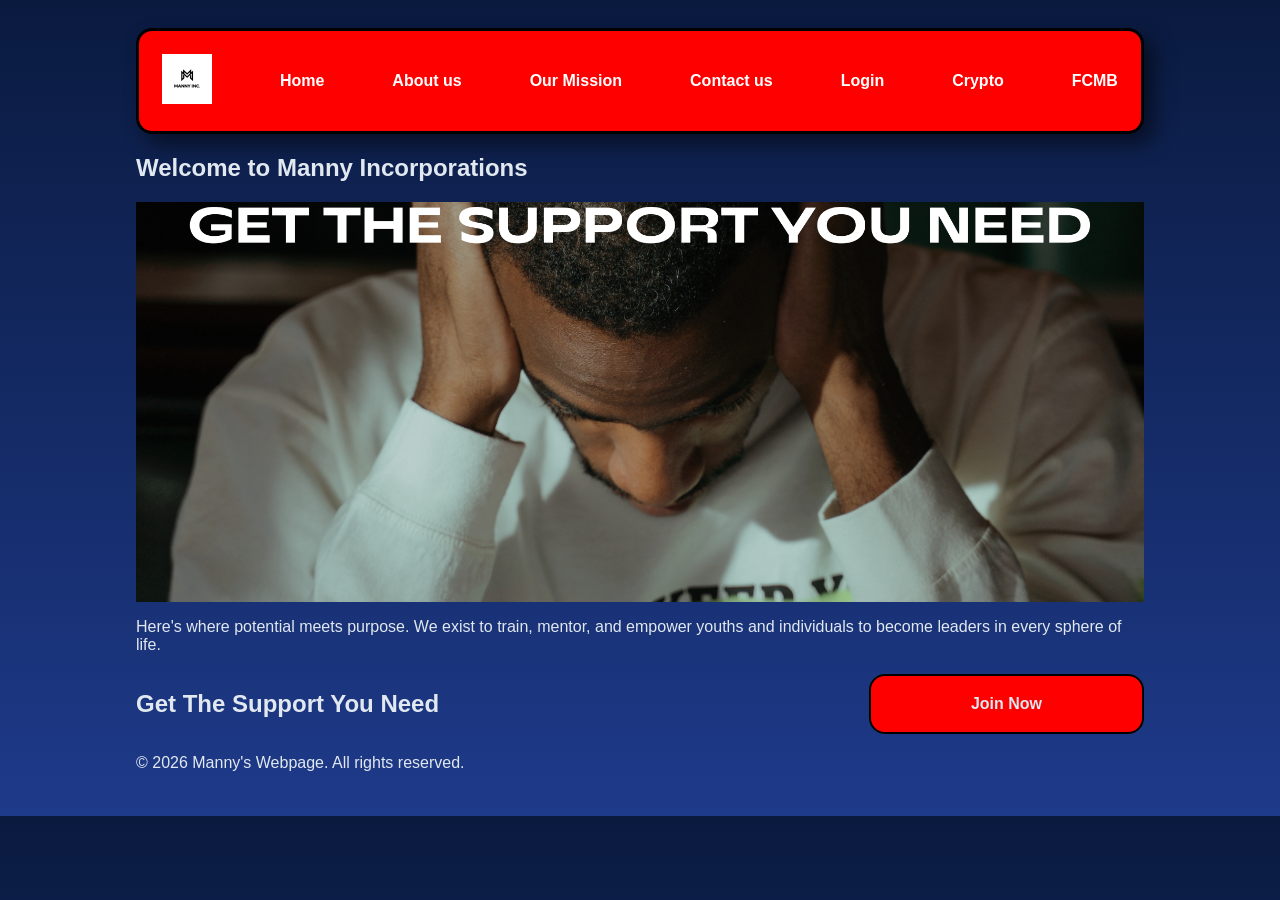
<file: index.html>
<!DOCTYPE html>
<html lang="en">
<head>
    <meta charset="UTF-8">
    <meta name="viewport" content="width=device-width, initial-scale=1.0">
    <title>Manny Incorporations</title>
    <link rel= "stylesheet" href="manny.css">
    <link rel="icon" href="favicon.png" type="image/png">
</head>

<body>
    <div class="header">
      <a href="index.html">
      <img src="ManNY Inc..png" width="50" class="logo">
      </a>

      <a href="index.html">Home</a> 
      <a href="aboutus.html">About us</a> 
      <a href="ourmission.html">Our Mission</a> 
      <a href="contactus.html">Contact us</a> 
      <a href="login.html">Login</a> 
      <a href="crypto.html">Crypto</a> 
      <a href="fcmb.html">FCMB</a> 
    </div>
    
    <h2>Welcome to Manny Incorporations</h2>
    <img src="mentorship3.png.png" alt text=" hero banner width= 100%" class="hero">


    <p>
        Here's where potential meets purpose. We exist to train, mentor,
        and empower youths and individuals to become leaders in every sphere of life.
    </p>

<div>
    <h2>Get The Support You Need</h2>
    <section class="button" style="background-color: red; border-radius: 16px; 
             align-items: center; display: flex; padding: 3px 100px; font-weight: bold;">
    <p>Join Now</p>
    </section>
</div>

<footer>
    <p>&copy; 2026 Manny's Webpage. All rights reserved.</p>
</footer>
</body>
</html>
</file>
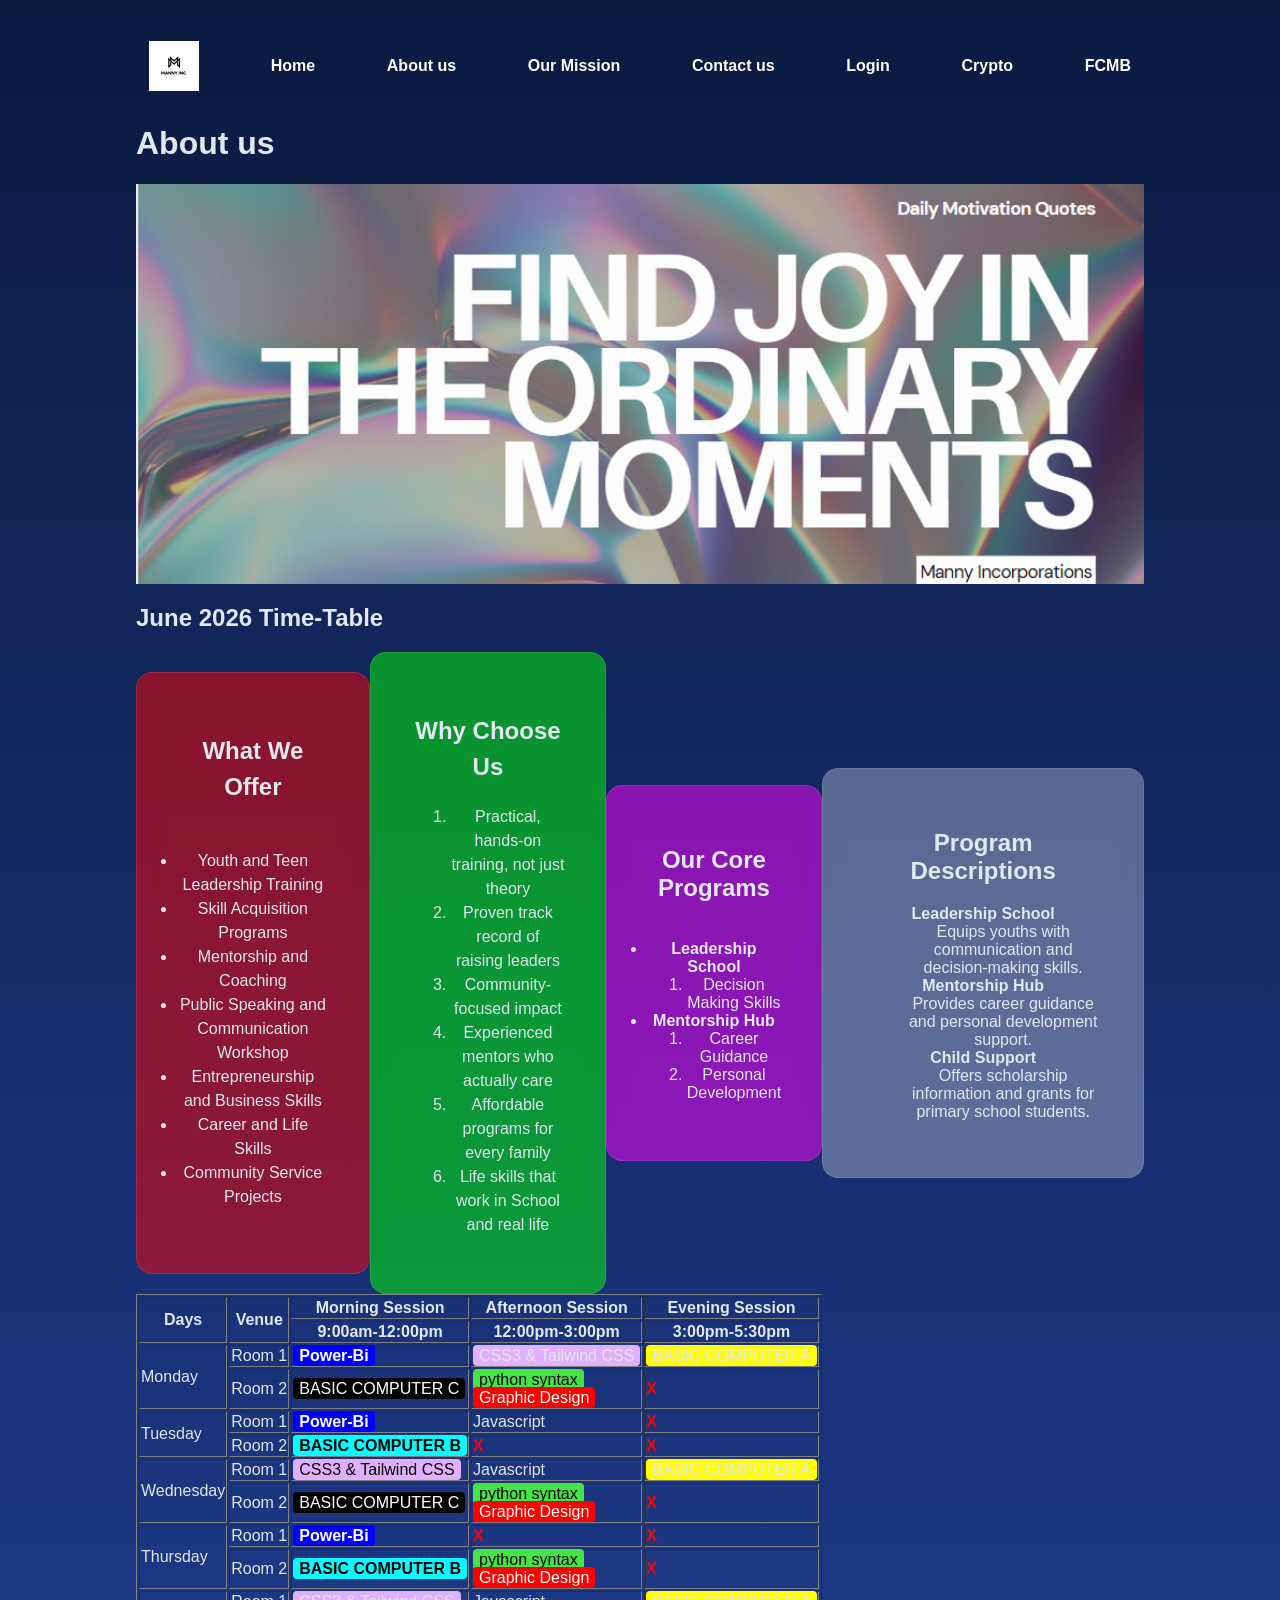
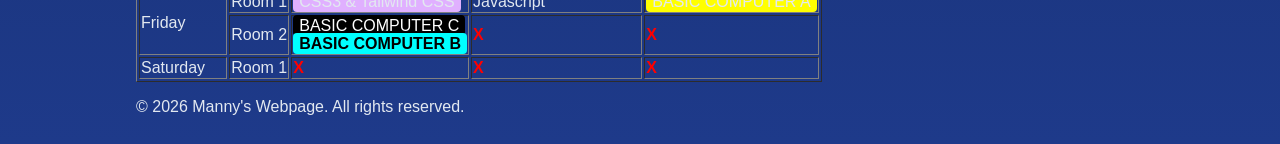
<file: aboutus.html>
<html>
  <head>
    <title>Manny Incorporations | About Us</title>
    <link rel= "stylesheet" href="manny.css">
    <link rel="icon" href="favicon.png" type="image/png">

  </head>
  <body>
    <div>
     <a href="index.html">
      <img src="ManNY Inc..png" width="50" class="logo">
     </a>

      <a href="index.html">Home</a>
      <a href="aboutus.html">About us</a>
      <a href="ourmission.html">Our Mission</a>
      <a href="contactus.html">Contact us</a>
      <a href="login.html">Login</a>
      <a href="crypto.html">Crypto</a>
      <a href="fcmb.html">FCMB</a>
    </div>
      <h1>About us</h1>
  
    <img src="mentorship2.png" alt text="hero banner width= 100%" class="hero">

    <main>
      <h2>June 2026 Time-Table</h2>

    <table border="1">

      <div class="cardswrapper">
  <section class="card">
    <h2>What We Offer</h2>
    <ul>
        <li>Youth and Teen Leadership Training</li>
        <li>Skill Acquisition Programs</li>
        <li>Mentorship and Coaching</li>
        <li>Public Speaking and Communication Workshop</li>
        <li>Entrepreneurship and Business Skills</li>
        <li>Career and Life Skills</li>
        <li>Community Service Projects</li>
        
    </ul>
  </section>

  <section class="card1">
    <h2>Why Choose Us</h2>
    <ol>
      <li>Practical, hands-on training, not just theory</li>
      <li>Proven track record of raising leaders</li>
      <li>Community-focused impact</li>
      <li>Experienced mentors who actually care</li>
      <li>Affordable programs for every family</li>
      <li>Life skills that work in School and real life</li>
    </ol>
  </section>

   <section class="card2">
    <h2>Our Core Programs</h2>

    <ul>
        <li>
            <span style="font-weight: bold;"> Leadership School </span>
            <ol>
                <li>Decision Making Skills</li>
            </ol>
        </li>

        <li>
            <span style="font-weight: bold;"> Mentorship Hub </span>
            <ol>
                <li>Career Guidance</li>
                <li>Personal Development</li>
            </ol>
        </li>
    </ul>
    </section>

    <section class="card3">
    <h2>Program Descriptions</h2>

    <dl>
        <dt style="font-weight: bold;">Leadership School</dt>
        <dd>Equips youths with communication and decision-making skills.</dd>

        <dt style="font-weight: bold;">Mentorship Hub</dt>
        <dd>Provides career guidance and personal development support.</dd>

        <dt style="font-weight: bold;">Child Support</dt>
        <dd>Offers scholarship information and grants for primary school students.</dd>
    </dl>
    </section>
</div>
      
       <tr>
          <th rowspan="2">Days</th>
          <th rowspan="2">Venue</th>
          <th>Morning Session</th>
          <th>Afternoon Session</th>
          <th>Evening Session</th>
        </tr>
        <tr>
          <th>9:00am-12:00pm</th>
          <th>12:00pm-3:00pm</th>
          <th>3:00pm-5:30pm</th>
        </tr>
      
        <tr>
          <td rowspan="2">Monday</td>
          <td>Room 1</td>
          <td><span style="background: blue; color: white; padding: 2px 6px; border-radius: 4px; font-weight: bold;">Power-Bi</span></td>
          <td><span style="background: #e0b0ff; padding: 2px 6px; border-radius: 4px;">CSS3 & Tailwind CSS</span></td>
          <td><span style="background: yellow; padding: 2px 6px; border-radius: 4px;">BASIC COMPUTER A</span></td>
        </tr>
        <tr>
          <td>Room 2</td>
          <td><span style="background: black; color: white; padding: 2px 6px; border-radius: 4px;">BASIC COMPUTER C</span></td>
          <td><span style="background: rgb(69, 228, 69); color: black; padding: 2px 6px; border-radius: 4px;">python syntax</span>  <br /> <span style="background: red; color: white; padding: 2px 6px; border-radius: 4px;">Graphic Design</span></td>
          <td style="color: red; font-weight: bold;">X</td>
        </tr>

        <tr>
          <td rowspan="2">Tuesday</td>
          <td>Room 1</td>
          <td><span style="background: blue; color: white; padding: 2px 6px; border-radius: 4px; font-weight: bold;">Power-Bi</span></td>
          <td>Javascript</td>
          <td style="color: red; font-weight: bold;">X</td>
        </tr>
        <tr>
          <td>Room 2</td>
          <td><span style="background: cyan; color: black; padding: 2px 6px; border-radius: 4px; font-weight: bold;">BASIC COMPUTER B</span></td>
          <td style="color: red; font-weight: bold;">X</td>
          <td style="color: red; font-weight: bold;">X</td>
        </tr>

        <tr>
          <td rowspan="2">Wednesday</td>
          <td>Room 1</td>
          <td><span style="background: #e0b0ff; color: black; padding: 2px 6px; border-radius: 4px;">CSS3 & Tailwind CSS</span></td>
          <td>Javascript</td>
          <td><span style="background: yellow; padding: 2px 6px; border-radius: 4px;">BASIC COMPUTER A</span></td>
        </tr>
        <tr>
          <td>Room 2</td>
          <td><span style="background: black; color: white; padding: 2px 6px; border-radius: 4px;">BASIC COMPUTER C</span></td>
          <td><span style="background: rgb(69, 228, 69); color: black; padding: 2px 6px; border-radius: 4px;">python syntax</span>  <br /> <span style="background: red; color: white; padding: 2px 6px; border-radius: 4px;">Graphic Design</span></td>
          <td style="color: red; font-weight: bold;">X</td>
        </tr>

        <tr>
          <td rowspan="2">Thursday</td>
          <td>Room 1</td>
          <td><span style="background: blue; color: white; padding: 2px 6px; border-radius: 4px; font-weight: bold;">Power-Bi</span></td>
          <td style="color: red; font-weight: bold;">X</td>
          <td style="color: red; font-weight: bold;">X</td>
        </tr>
        <tr>
          <td>Room 2</td>
          <td><span style="background: cyan; color: black; padding: 2px 6px; border-radius: 4px; font-weight: bold;">BASIC COMPUTER B</span></td>
          <td><span style="background: rgb(69, 228, 69); color: black; padding: 2px 6px; border-radius: 4px;">python syntax</span>  <br /> <span style="background: red; color: white; padding: 2px 6px; border-radius: 4px;">Graphic Design</span></td>
          <td style="color: red; font-weight: bold;">X</td>
        </tr>

        <tr>
          <td rowspan="2">Friday</td>
          <td>Room 1</td>
          <td><span style="background: #e0b0ff; padding: 2px 6px; border-radius: 4px;">CSS3 & Tailwind CSS</span></td>
          <td>Javascript</td>
          <td><span style="background:yellow; padding: 2px 6px; border-radius: 4px;">BASIC COMPUTER A</span></td>
        </tr>
        <tr>
          <td>Room 2</td>
          <td><span style="background:black; color: white; padding: 2px 6px; border-radius: 4px;">BASIC COMPUTER C</span><br><span style="background:cyan; color: black; padding: 2px 6px; border-radius: 4px; font-weight: bold;">BASIC COMPUTER B</span></td>
          <td style="color: red; font-weight: bold;">X</td>
          <td style="color: red; font-weight: bold;">X</td>
        </tr>

        <tr>
          <td>Saturday</td>
          <td>Room 1</td>
          <td style="color: red; font-weight: bold;">X</td>
          <td style="color: red; font-weight: bold;">X</td>
          <td style="color: red; font-weight: bold;">X</td>
        </tr>

        </table>

    
    </table>

  </main>

  <footer>
    <p>&copy; 2026 Manny's Webpage. All rights reserved.</p>
  </footer>

</body>
  </body>
</html>
</file>
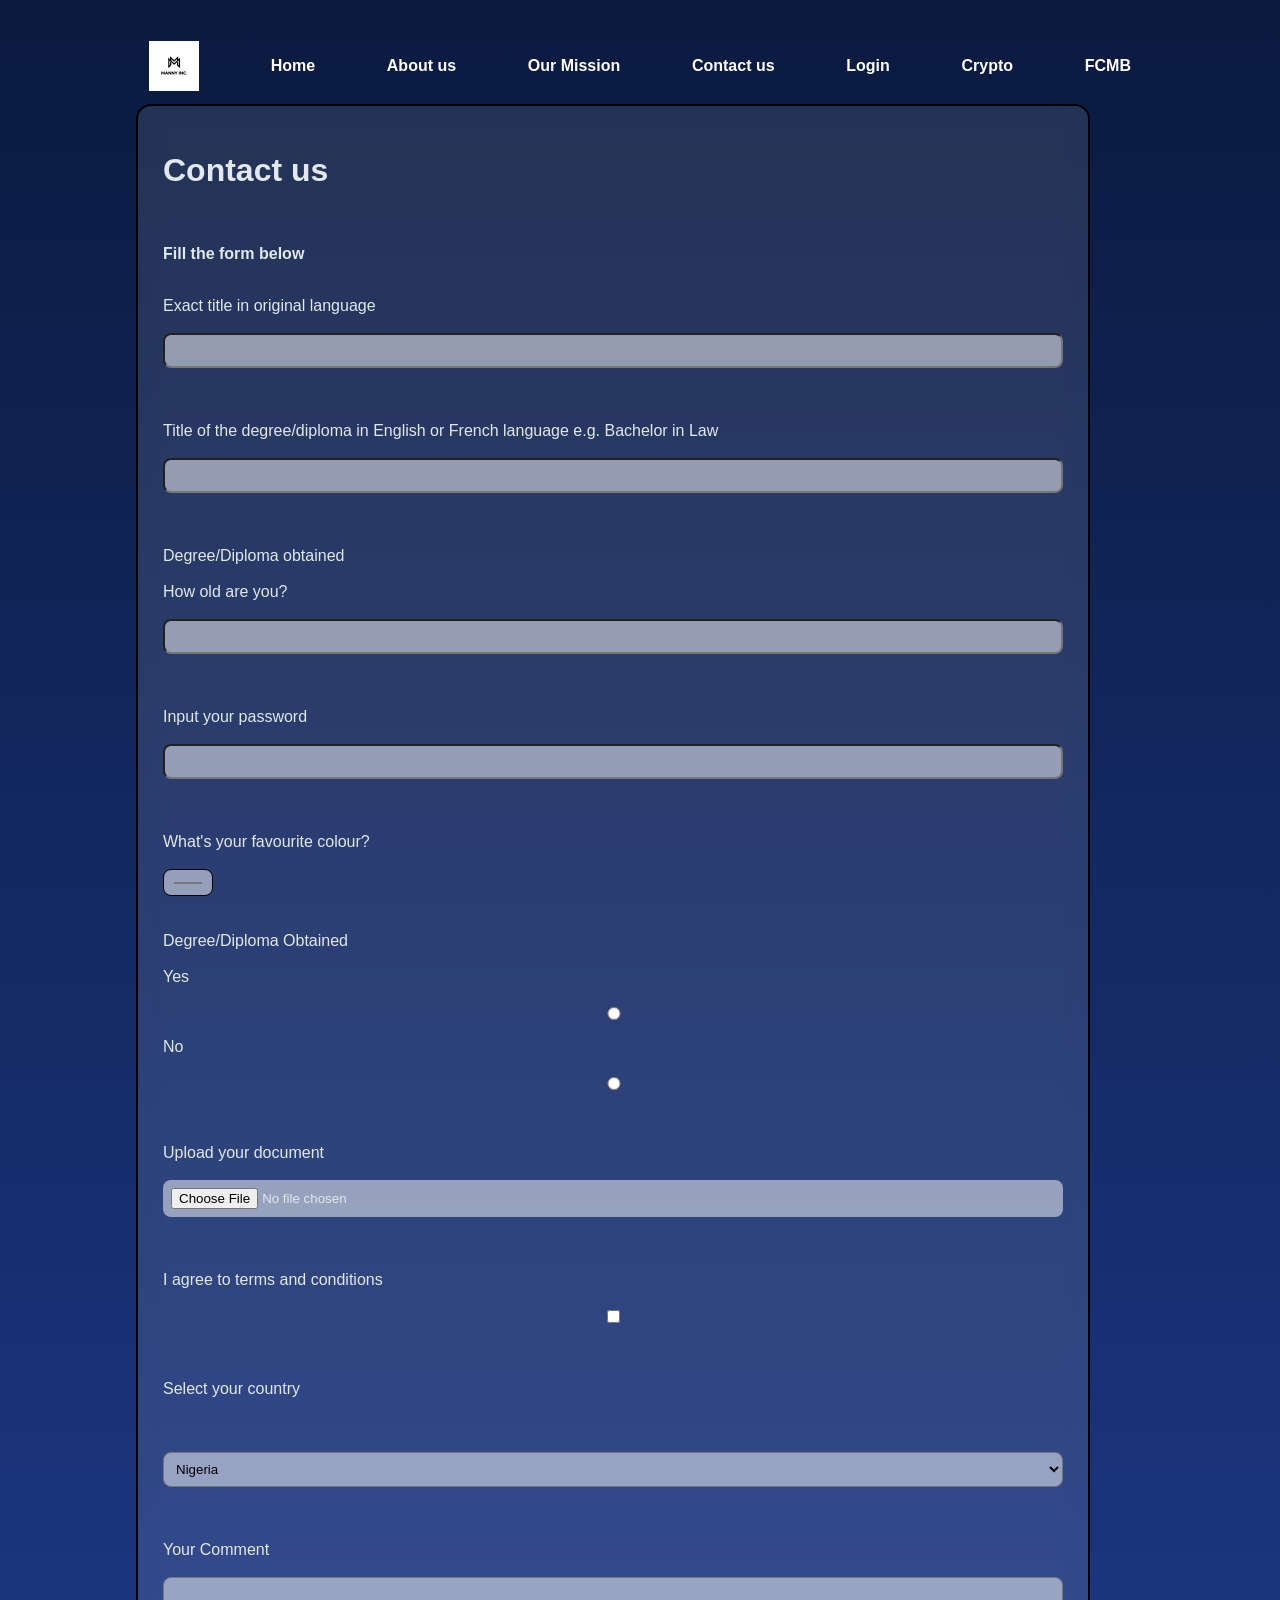
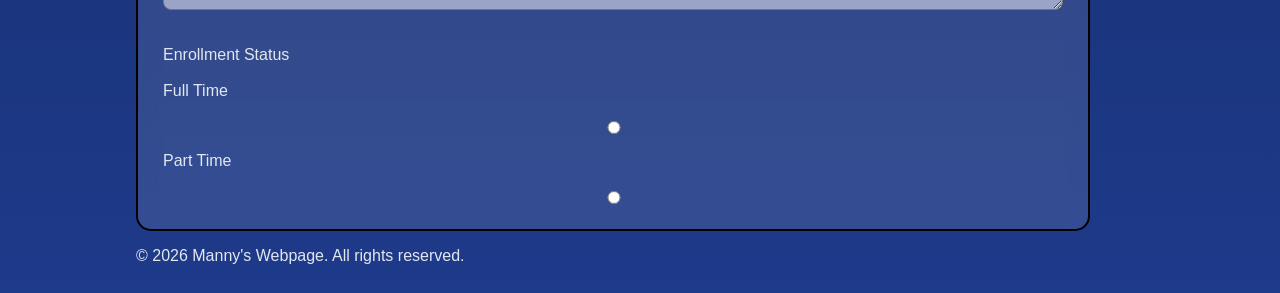
<file: contactus.html>
<html>
  <head>
    <title>Manny Incorporations | Contact Us</title>
    <link rel= "stylesheet" href="manny.css">
    <link rel="icon" href="favicon.png" type="image/png">
  </head>
  <body>
    <div>
    <a href="index.html">
      <img src="ManNY Inc..png" width="50" class="logo">
    </a>

      <a href="index.html">Home</a>
      <a href="aboutus.html">About us</a>
      <a href="ourmission.html">Our Mission</a>
      <a href="contactus.html">Contact us</a>
      <a href="login.html">Login</a>
      <a href="crypto.html">Crypto</a>
      <a href="fcmb.html">FCMB</a>
    </div>

<form class="contactform">
<h1>Contact us</h1>
<p style="font-weight: bold;"> Fill the form below </p>


  <label for="title"> Exact title in original language </label> 
  <input type="text" id="title" maxlength="10" minlength="5" required> </br>
  <label for="degree"> Title of the degree/diploma in English or French language e.g. Bachelor in Law </label>
  <input type="text" id="degree" required> </br>
  <label for="degree">Degree/Diploma obtained</label>
  <label for="radio"> How old are you?</label>
  <input type="number" id="age" /> <br />
  <label for="password">Input your password </label>
  <input type="password" id="password"> <br />
  <label for="color"> What's your favourite colour? </label>
  <input type="color" id="color"> <br />
  Degree/Diploma Obtained 
  <label for="yes">Yes</label>
  <input type="radio" name="yes" id="yes"/>
  <label for="no">No</label>
  <input type="radio" name="no" id="no" > <br />
  <label for="file"> Upload your document </label>
  <input type="file" id="file"> <br />
  <label for="terms"> I agree to terms and conditions </label>
  <input type="checkbox" id="terms"> <br />
  
  <label for="country"> Select your country </label> </br>
    <select name="country" id="country"
    <option value="">Choose your country</option>
    <option value="nigeria">Nigeria</option>
    <option value="ghana">Ghana</option>
    <option value="togo">Togo</option>
    <option value="benin">Benin</option>
    <option value="tanzania">Tanzania</option>
  </select> <br />
    <label for="comment">Your Comment</label>
    <textarea name="comment" id="comment" cols="20" rows="1"></textarea> <br />
    Enrollment Status 
    <label for="full time">Full Time</label>
    <input type="radio" name="full time" id="full time"/>
    <label for="part time">Part Time</label>
    <input type="radio" name="part time" id="part time" >
</form>

<footer>
    <p>&copy; 2026 Manny's Webpage. All rights reserved.</p>
</footer>
    
  </body>
</html>
</file>
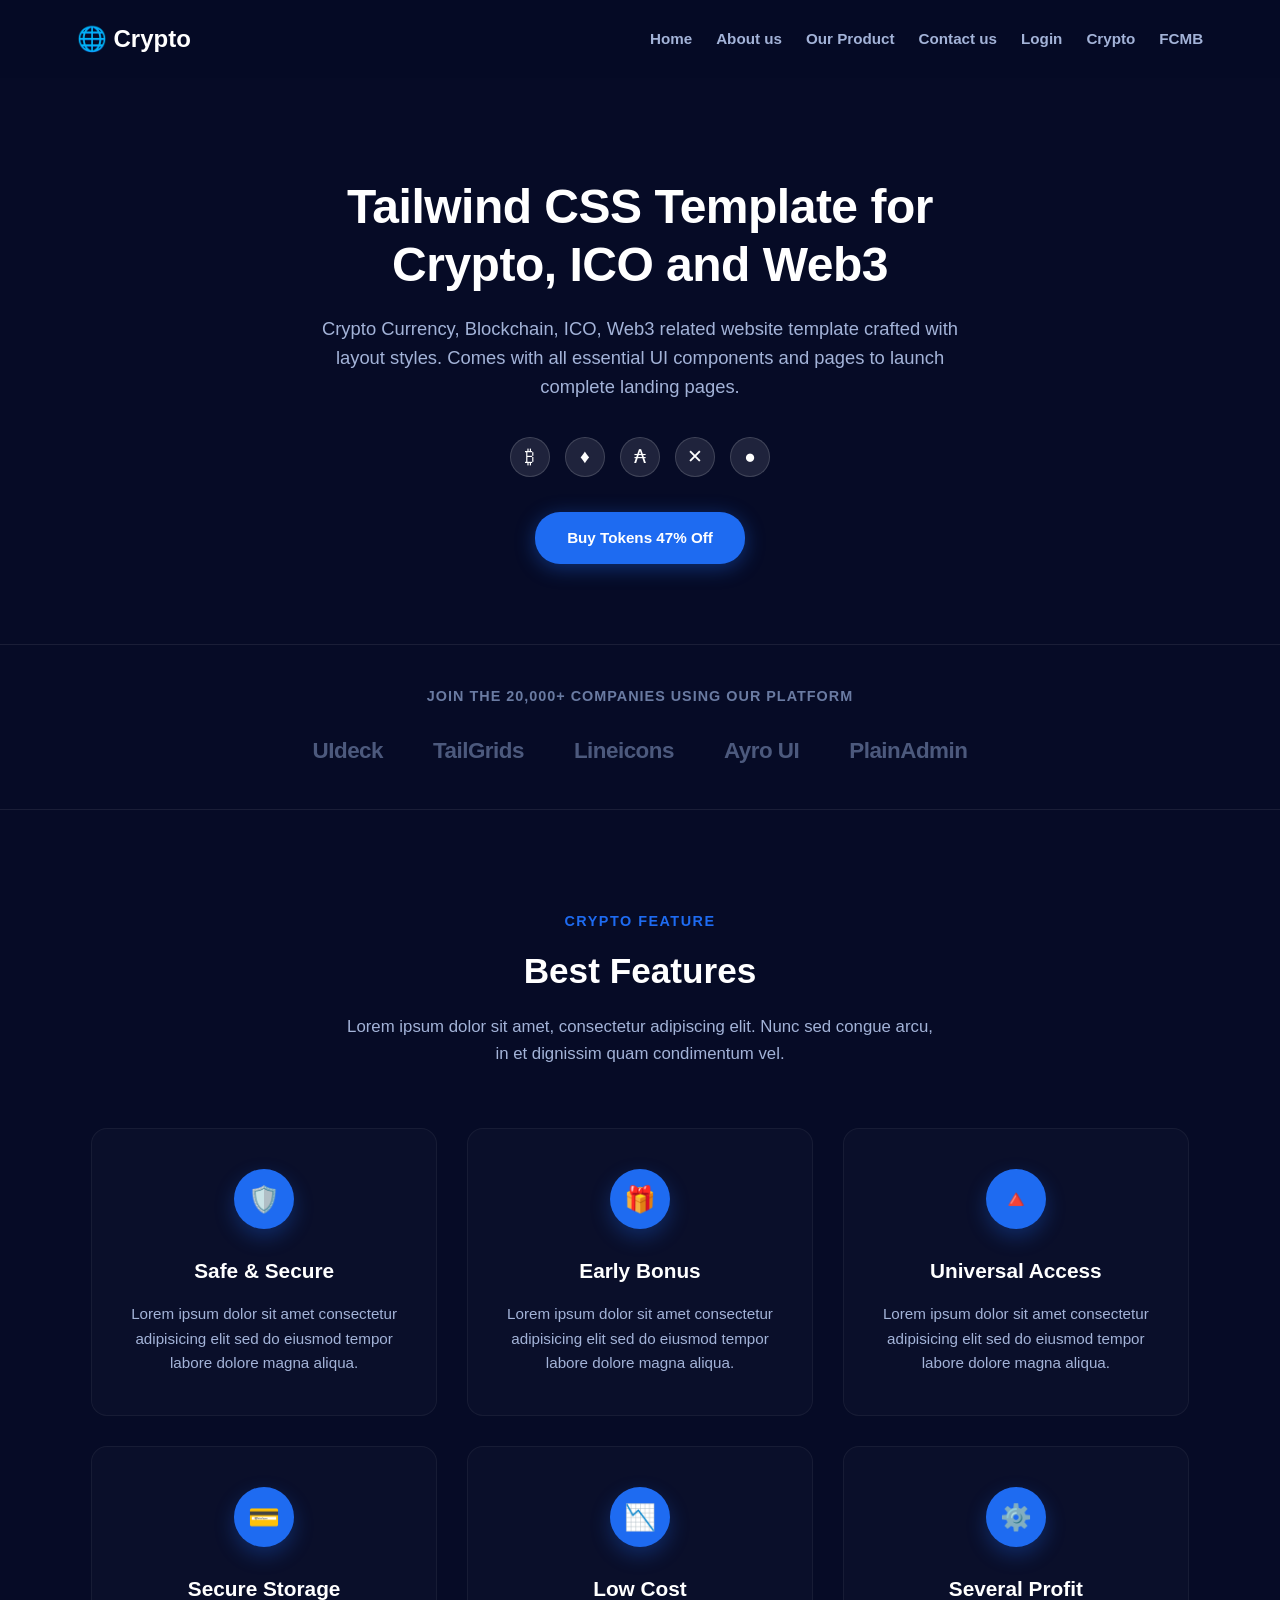
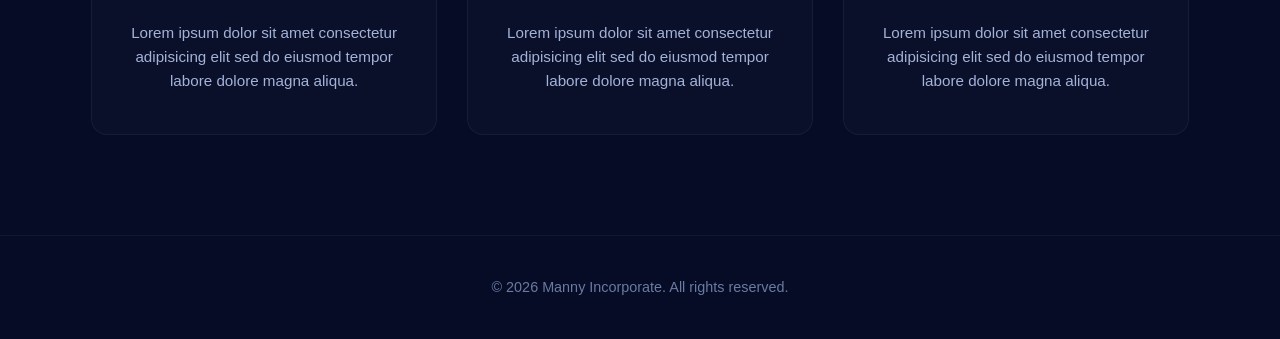
<file: crypto.html>
<!DOCTYPE html>
<html lang="en">
<head>
  <meta charset="UTF-8">
  <meta name="viewport" content="width=device-width, initial-scale=1.0">
  <title>Manny Incorporations</title>
  <link rel="icon" href="favicon.png" type="image/png">
  <style>
   
    * {
      box-sizing: border-box;
      margin: 0;
      padding: 0;
    }

    body {
      font-family: 'Segoe UI', Arial, sans-serif;
      background-color: #060b26; 
      color: #ffffff;
      line-height: 1.6;
      overflow-x: hidden;
    }


    .top-bar {
      display: flex;
      justify-content: space-between;
      align-items: center;
      padding: 20px 6%;
      background-color: rgba(6, 11, 38, 0.9);
      backdrop-filter: blur(10px);
      position: sticky;
      top: 0;
      z-index: 1000;
    }

    .logo-link {
      text-decoration: none;
      color: #ffffff;
    }

    .nav-title {
      display: flex;
      align-items: center;
      gap: 10px;
      font-size: 1.5rem;
      font-weight: bold;
    }

    /* Pill Navigation Layout */
    .fav-list {
      display: flex;
      align-items: center;
      gap: 24px;
      list-style: none;
    }

    .fav-list a {
      text-decoration: none;
      color: #a3b3d8;
      font-weight: 600;
      font-size: 0.95rem;
      transition: color 0.3s;
    }

    .fav-list a:hover,
    .fav-list a.active {
      color: #3b82f6;
    }


    .nav-btn {
      background-color: rgba(255, 255, 255, 0.08);
      padding: 10px 24px;
      border-radius: 20px;
      border: 1px solid rgba(255, 255, 255, 0.2);
      transition: background-color 0.3s;
    }

    .nav-btn:hover {
      background-color: rgba(255, 255, 255, 0.2);
    }

    
    .hero-section {
      display: flex;
      flex-direction: column;
      align-items: center;
      justify-content: center;
      text-align: center;
      padding: 100px 20px 80px 20px;
      max-width: 900px;
      margin: 0 auto;
      font-family: Arial, Helvetica, sans-serif;
    }

    .hero-section h2 {
      font-size: 3rem;
      line-height: 1.2;
      font-weight: 800;
      margin-bottom: 20px;
      letter-spacing: -0.5px;
    }

    .hero-section p {
      color: #a3b3d8;
      font-size: 1.15rem;
      max-width: 650px;
      margin-bottom: 35px;
    }

  
    .coin-badge-row {
      display: flex;
      justify-content: center;
      gap: 15px;
      margin-bottom: 35px;
    }

    .coin-icon {
      width: 40px;
      height: 40px;
      background-color: rgba(255, 255, 255, 0.1);
      border-radius: 50%;
      display: flex;
      align-items: center;
      justify-content: center;
      font-size: 1.2rem;
      border: 1px solid rgba(255, 255, 255, 0.15);
    }


    .cta-btn {
      display: inline-block;
      text-decoration: none;
      background-color: #1e6bf1;
      color: #ffffff;
      padding: 14px 32px;
      border-radius: 25px;
      font-weight: bold;
      font-size: 0.95rem;
      box-shadow: 0 4px 20px rgba(30, 107, 241, 0.4);
      transition: background-color 0.2s, transform 0.2s;
    }

    .cta-btn:hover {
      background-color: #155fd4;
      transform: scale(1.03);
    }

   
    .brand-marquee {
      width: 100%;
      border-top: 1px solid rgba(255, 255, 255, 0.08);
      border-bottom: 1px solid rgba(255, 255, 255, 0.08);
      padding: 40px 0;
      text-align: center;
      background-color: rgba(6, 11, 38, 0.4);
    }

    .brand-marquee p {
      font-size: 0.9rem;
      color: #6a7ba2;
      font-weight: 600;
      margin-bottom: 25px;
      text-transform: uppercase;
      letter-spacing: 1px;
    }

    .logo-container {
      display: flex;
      justify-content: center;
      align-items: center;
      gap: 50px;
      flex-wrap: wrap;
      padding: 0 20px;
    }

    .brand-logo {
      font-size: 1.4rem;
      font-weight: bold;
      color: #6a7ba2;
      opacity: 0.7;
      letter-spacing: -0.5px;
    }

    .features-section {
      max-width: 1200px;
      margin: 100px auto;
      padding: 0 4%;
      text-align: center;
    }

    .features-tag {
      color: #1e6bf1;
      font-size: 0.9rem;
      font-weight: bold;
      text-transform: uppercase;
      letter-spacing: 1.5px;
      display: block;
      margin-bottom: 10px;
    }

    .features-section h3 {
      font-size: 2.2rem;
      font-weight: 800;
      margin-bottom: 15px;
    }

    .features-subtitle {
      color: #a3b3d8;
      font-size: 1.05rem;
      max-width: 600px;
      margin: 0 auto 60px auto;
    }

    /* Responsive Grid Splitter */
    .features-grid {
      display: flex;
      flex-wrap: wrap;
      justify-content: center;
      gap: 30px;
    }

    .feature-card {
      background-color: rgba(255, 255, 255, 0.02);
      border: 1px solid rgba(255, 255, 255, 0.05);
      border-radius: 16px;
      padding: 40px 30px;
      width: calc(33.333% - 20px);
      min-width: 300px;
      text-align: center;
      transition: transform 0.3s, border-color 0.3s;
    }

    .feature-card:hover {
      transform: translateY(-8px);
      border-color: rgba(30, 107, 241, 0.3);
      background-color: rgba(255, 255, 255, 0.03);
    }

    .icon-container {
      width: 60px;
      height: 60px;
      background-color: #1e6bf1;
      border-radius: 50%;
      display: flex;
      align-items: center;
      justify-content: center;
      margin: 0 auto 25px auto;
      font-size: 1.6rem;
      box-shadow: 0 8px 20px rgba(30, 107, 241, 0.3);
    }

    .feature-card h4 {
      font-size: 1.3rem;
      font-weight: 700;
      margin-bottom: 15px;
      color: #ffffff;
    }

    .feature-card p {
      color: #a3b3d8;
      font-size: 0.95rem;
      line-height: 1.6;
    }

    
    footer {
      text-align: center;
      padding: 40px 20px;
      border-top: 1px solid rgba(255, 255, 255, 0.05);
      color: #6a7ba2;
      font-size: 0.9rem;
      margin-top: 60px;
    }
  </style>
</head>
<body>

  <div class="top-bar">
    <a href="index.html" class="logo-link">
      <h1 class="nav-title">🌐 Crypto</h1>
    </a>

    <ul class="fav-list">
        <li><a href="index.html">Home</a></li>
        <li><a href="aboutus.html">About us</a></li>
        <li><a href="ourmission.html">Our Product</a></li>
        <li><a href="contactus.html">Contact us</a></li>
        <li><a href="login.html">Login</a></li>
        <li><a href="crypto.html">Crypto</a></li>  
        <li><a href="fcmb.html">FCMB</a></li>   
    </ul>
  </div>

  <header class="hero-section">
    <h2>Tailwind CSS Template for<br>Crypto, ICO and Web3</h2>
    <p>Crypto Currency, Blockchain, ICO, Web3 related website template crafted with layout styles. Comes with all essential UI components and pages to launch complete landing pages.</p>
    
    <div class="coin-badge-row">
      <div class="coin-icon">₿</div>
      <div class="coin-icon">♦</div>
      <div class="coin-icon">₳</div>
      <div class="coin-icon">✕</div>
      <div class="coin-icon">●</div>
    </div>

    <a href="#" class="cta-btn">Buy Tokens 47% Off</a>
  </header>

  <section class="brand-marquee">
    <p>Join the 20,000+ companies using our platform</p>
    <div class="logo-container">
      <div class="brand-logo">UIdeck</div>
      <div class="brand-logo">TailGrids</div>
      <div class="brand-logo">Lineicons</div>
      <div class="brand-logo">Ayro UI</div>
      <div class="brand-logo">PlainAdmin</div>
    </div>
  </section>

  <main class="features-section">
    <span class="features-tag">Crypto Feature</span>
    <h3>Best Features</h3>
    <p class="features-subtitle">Lorem ipsum dolor sit amet, consectetur adipiscing elit. Nunc sed congue arcu, in et dignissim quam condimentum vel.</p>

    <div class="features-grid">
      <div class="feature-card">
        <div class="icon-container">🛡️</div>
        <h4>Safe & Secure</h4>
        <p>Lorem ipsum dolor sit amet consectetur adipisicing elit sed do eiusmod tempor labore dolore magna aliqua.</p>
      </div>

      <div class="feature-card">
        <div class="icon-container">🎁</div>
        <h4>Early Bonus</h4>
        <p>Lorem ipsum dolor sit amet consectetur adipisicing elit sed do eiusmod tempor labore dolore magna aliqua.</p>
      </div>

      <div class="feature-card">
        <div class="icon-container">🔺</div>
        <h4>Universal Access</h4>
        <p>Lorem ipsum dolor sit amet consectetur adipisicing elit sed do eiusmod tempor labore dolore magna aliqua.</p>
      </div>

      <div class="feature-card">
        <div class="icon-container">💳</div>
        <h4>Secure Storage</h4>
        <p>Lorem ipsum dolor sit amet consectetur adipisicing elit sed do eiusmod tempor labore dolore magna aliqua.</p>
      </div>

      <div class="feature-card">
        <div class="icon-container">📉</div>
        <h4>Low Cost</h4>
        <p>Lorem ipsum dolor sit amet consectetur adipisicing elit sed do eiusmod tempor labore dolore magna aliqua.</p>
      </div>

      <div class="feature-card">
        <div class="icon-container">⚙️</div>
        <h4>Several Profit</h4>
        <p>Lorem ipsum dolor sit amet consectetur adipisicing elit sed do eiusmod tempor labore dolore magna aliqua.</p>
      </div>
    </div>
  </main>

  <footer>
    <p>&copy; 2026 Manny Incorporate. All rights reserved.</p>
  </footer>

</body>
</html>
</file>
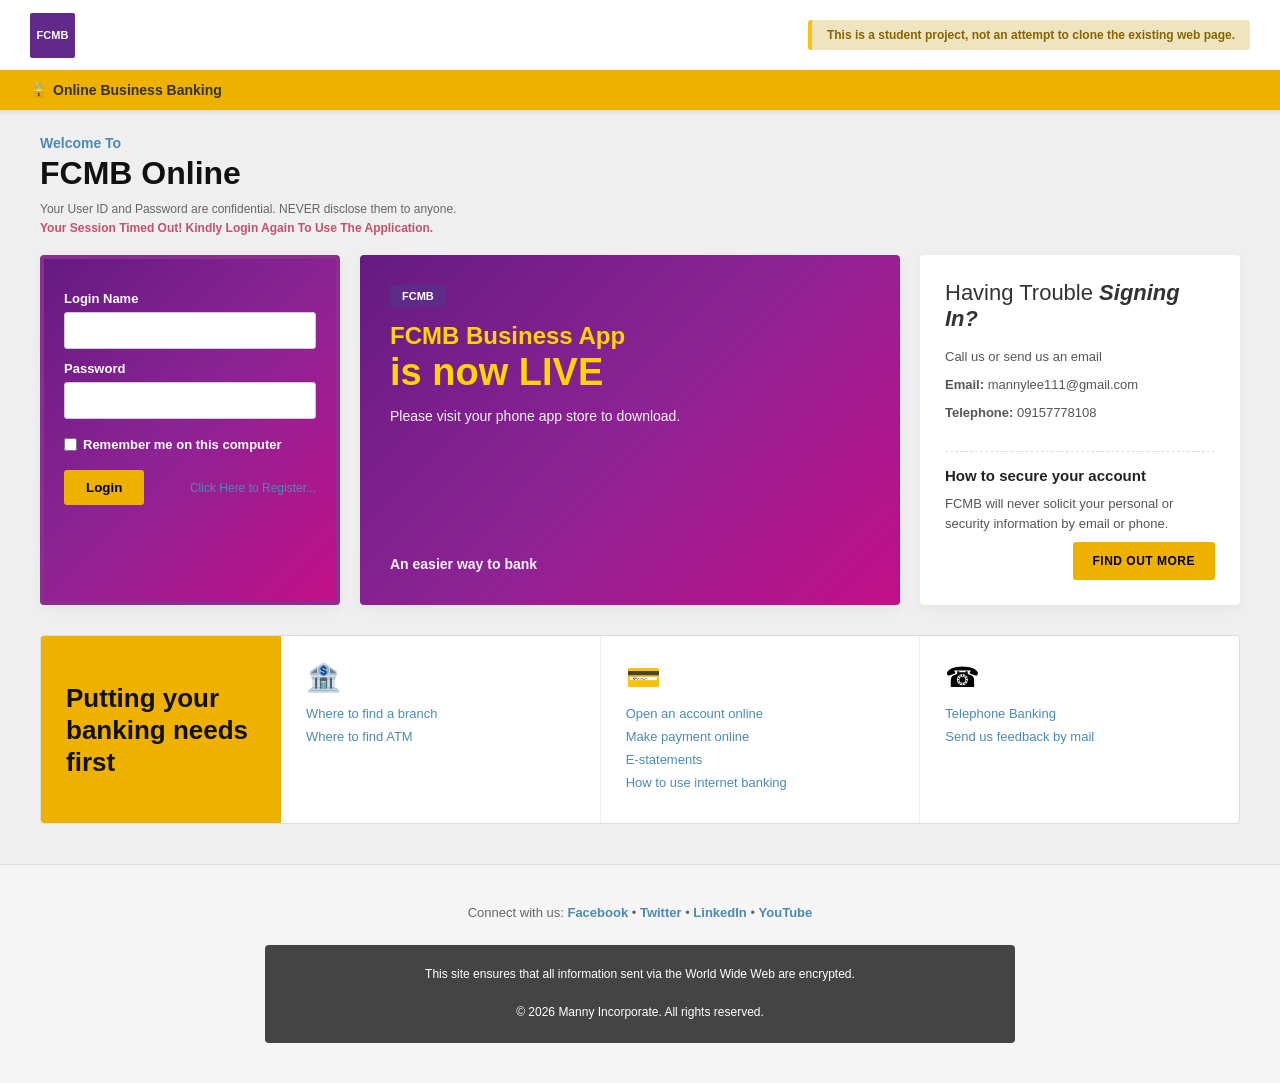
<file: fcmb.html>
<!DOCTYPE html>
<html lang="en">
<head>
    <meta charset="UTF-8">
    <meta name="viewport" content="width=device-width, initial-scale=1.0">
    <title>FCMB Online Banking</title>
    <style>
        * {
            margin: 0;
            padding: 0;
            box-sizing: border-box;
            font-family: Arial, Helvetica, sans-serif;
        }

        body {
            background: #efefef;
        }

        .top-header {
            height: 70px;
            background: white;
            display: flex;
            justify-content: space-between;
            align-items: center;
            padding: 0 30px;
        }

        .logo-box {
            width: 45px;
            height: 45px;
            background: #612a8a;
            color: white;
            display: flex;
            justify-content: center;
            align-items: center;
            font-size: 11px;
            font-weight: bold;
            border-radius: 2px;
        }

        .student-project {
            background: #efe4bf;
            padding: 8px 15px;
            font-size: 12px;
            color: #856404;
            border-left: 4px solid #ffc107;
            border-radius: 3px;
            font-weight: bold;
        }

        .nav-bar {
            background: #efb100;
            padding: 12px 30px;
            font-weight: bold;
            font-size: 14px;
            color: #333;
            box-shadow: 0 2px 4px rgba(0,0,0,.1);
            display: flex;
            align-items: center;
            gap: 6px;
        }

        .container {
            width: 95%;
            max-width: 1200px;
            margin: 25px auto;
        }

        .welcome {
            color: #4a8ab5;
            font-size: 14px;
            margin-bottom: 4px;
            font-weight: bold;
        }

        h1 {
            font-size: 32px;
            font-weight: bold;
            color: #111;
            margin-bottom: 10px;
        }

        .info {
            font-size: 12px;
            color: #666;
            margin-bottom: 5px;
        }

        .timeout {
            font-size: 12px;
            color: #c2526b;
            font-weight: bold;
            margin-bottom: 20px;
        }

        .main-content {
            display: flex;
            gap: 20px;
            margin-top: 20px;
            align-items: stretch;
        }

        .login-box {
            width: 300px;
            background: linear-gradient(135deg, #651b82, #8e2394, #c20f87);
            border: 4px solid #8b2e8f;
            padding: 20px;
            border-radius: 4px;
            box-shadow: 0 4px 12px rgba(0,0,0,0.05);
        }

        .login-box label {
            display: block;
            font-size: 13px;
            font-weight: bold;
            margin-top: 12px;
            margin-bottom: 6px;
            color: white;
        }

        .login-box input[type=text],
        .login-box input[type=password] {
            width: 100%;
            padding: 10px;
            border: 1px solid #cccccc;
            border-radius: 3px;
            outline: none;
        }

        .login-box input:focus {
            border-color: #8b2e8f;
        }

        .remember {
            margin: 18px 0;
            font-size: 12px;
            color: #555;
            display: flex;
            align-items: center;
            gap: 6px;
        }

        .login-buttons {
            display: flex;
            align-items: center;
            justify-content: space-between;
            gap: 10px;
            margin-top: 5px;
        }

        .login-buttons button {
            background: #efb100;
            border: none;
            padding: 10px 22px;
            font-weight: bold;
            cursor: pointer;
            border-radius: 3px;
            transition: background 0.2s;
        }

        .login-buttons button:hover {
            background: #ffd54d;
        }

        .login-buttons a {
            font-size: 12px;
            text-decoration: none;
            color: #4a8ab5;
        }

        .login-buttons a:hover {
            text-decoration: underline;
        }

        .advert {
            flex: 1;
            background: linear-gradient(135deg, #651b82, #8e2394, #c20f87);
            color: white;
            padding: 30px;
            border-radius: 4px;
            display: flex;
            flex-direction: column;
            justify-content: space-between;
            box-shadow: 0 4px 12px rgba(0,0,0,0.05);
        }

        .mini-logo {
            background: #5f2b88;
            display: inline-block;
            padding: 5px 12px;
            font-size: 11px;
            font-weight: bold;
            align-self: flex-start;
            border-radius: 2px;
        }

        .advert h2 {
            margin-top: 15px;
            font-size: 24px;
            color: #ffd400;
        }

        .advert h3 {
            font-size: 38px;
            font-weight: bold;
            color: #ffd400;
            line-height: 1.2;
            margin-bottom: 10px;
        }

        .advert p {
            font-size: 14px;
            line-height: 1.5;
            opacity: 0.95;
        }

        .easy {
            font-size: 20px;
            font-weight: bold;
            margin-top: auto;
            padding-top: 20px;
            color: #ffffff;
        }

        .help-box {
            width: 320px;
            background: white;
            padding: 25px;
            border-radius: 4px;
            box-shadow: 0 4px 12px rgba(0,0,0,0.05);
            display: flex;
            flex-direction: column;
        }

        .help-box h2 {
            font-size: 22px;
            color: #333;
            margin-bottom: 15px;
            font-weight: normal;
        }

        .help-box h2 em {
            font-style: italic;
            font-weight: bold;
        }

        .help-box p {
            font-size: 13px;
            color: #555;
            line-height: 20px;
            margin-bottom: 8px;
        }

        .help-box h3 {
            font-size: 15px;
            color: #222;
            margin-top: 20px;
            margin-bottom: 10px;
            border-top: 1px dashed #ddd;
            padding-top: 15px;
        }

        .help-box button {
            margin-top: auto;
            background: #efb100;
            border: none;
            padding: 12px 20px;
            font-weight: bold;
            cursor: pointer;
            font-size: 12px;
            letter-spacing: 0.5px;
            border-radius: 3px;
            transition: background 0.2s;
            align-self: flex-end;
        }

        .help-box button:hover {
            background: #ffd54d;
        }

        .services {
            display: flex;
            margin-top: 30px;
            background: #ffffff;
            border: 1px solid #dddddd;
            border-radius: 4px;
            overflow: hidden;
        }

        .services-title {
            width: 240px;
            background: #efb100;
            padding: 25px;
            display: flex;
            align-items: center;
        }

        .services-title h2 {
            font-size: 26px;
            font-weight: bold;
            color: #111;
            line-height: 32px;
        }

        .service-column {
            flex: 1;
            padding: 25px;
            display: flex;
            flex-direction: column;
            border-right: 1px solid #eeeeee;
        }

        .service-column:last-child {
            border-right: none;
        }

        .icon {
            font-size: 28px;
            margin-bottom: 12px;
        }

        .service-column a {
            text-decoration: none;
            color: #4a8ab5;
            margin-bottom: 8px;
            font-size: 13px;
            transition: padding-left 0.2s, color 0.2s;
        }

        .service-column a:hover {
            text-decoration: underline;
            padding-left: 4px;
            color: #612a8a;
        }

        footer {
            text-align: center;
            padding: 40px 20px;
            background: #f5f5f5;
            margin-top: 40px;
            border-top: 1px solid #e0e0e0;
        }

        .social-links {
            font-size: 13px;
            color: #666;
            margin-bottom: 25px;
        }

        .social-links a {
            text-decoration: none;
            color: #4a8ab5;
            font-weight: bold;
        }

        .social-links a:hover {
            text-decoration: underline;
        }

        .footer-box {
            background: #444444;
            color: white;
            width: 100%;
            max-width: 750px;
            padding: 20px;
            font-size: 12px;
            margin: auto;
            border-radius: 4px;
            line-height: 1.6;
        }

        /* Responsive Adaptive Media Queries for Mobile/Tablet Screens */
        @media (max-width: 960px) {
            .main-content {
                flex-direction: column;
            }

            .login-box, .help-box, .advert {
                width: 100%;
                min-height: auto;
            }

            .services {
                flex-direction: column;
            }

            .services-title {
                width: 100%;
                text-align: center;
                justify-content: center;
            }

            .service-column {
                width: 100%;
                border-right: none;
                border-bottom: 1px solid #eeeeee;
            }
            
            .top-header {
                flex-direction: column;
                height: auto;
                padding: 15px;
                gap: 15px;
                text-align: center;
            }
        }
    </style>
</head>
<body>
    
    <header>
        <div class="top-header">
            <div class="logo">
                <div class="logo-box">FCMB</div>
            </div>
            <div class="student-project">
                This is a student project, not an attempt to clone the existing web page.
            </div>
        </div>
    </header>


    <nav>
        <div class="nav-bar">
            <span class="lock">🔒</span> Online Business Banking
        </div>
    </nav>

    <div class="container">
        
        <p class="welcome">Welcome To</p>
        <h1>FCMB Online</h1>
        
        <p class="info">
            Your User ID and Password are confidential. NEVER disclose them to anyone.
        </p>
        <p class="timeout">
            Your Session Timed Out! Kindly Login Again To Use The Application.
        </p>

        <div class="main-content">

            <div class="login-box">
                <form action="#" method="POST">
                    <label for="login-name">Login Name</label>
                    <input type="text" id="login-name" required>

                    <label for="login-password">Password</label>
                    <input type="password" id="login-password" required>

                    <div class="remember">
                        <input type="checkbox" id="remember-comp">
                        <label style="display:inline; margin:0;" for="remember-comp">Remember me on this computer</label>
                    </div>

                    <div class="login-buttons">
                        <button type="submit">Login</button>
                        <a href="#">Click Here to Register...</a>
                    </div>
                </form>
            </div>

            <div class="advert">
                <div class="ad-header">
                    <div class="mini-logo">FCMB</div>
                </div>
                <div>
                    <h2>FCMB Business App</h2>
                    <h3>is now LIVE</h3>
                    <p>Please visit your phone app store to download.</p>
                </div>
                <p class="easy">An easier way to bank</p>
            </div>

            <div class="help-box">
                <h2>Having Trouble <em>Signing In?</em></h2>
                <p>Call us or send us an email</p>
                <p><strong>Email:</strong> mannylee111@gmail.com</p>
                <p><strong>Telephone:</strong> 09157778108</p>
                
                <h3>How to secure your account</h3>
                <p>FCMB will never solicit your personal or security information by email or phone.</p>
                
                <button type="button">FIND OUT MORE</button>
            </div>

        </div>

        <section class="services">
            <div class="services-title">
                <h2>Putting your banking needs first</h2>
            </div>

            <div class="service-column">
                <div class="icon">🏦</div>
                <a href="#">Where to find a branch</a>
                <a href="#">Where to find ATM</a>
            </div>

            <div class="service-column">
                <div class="icon">💳</div>
                <a href="#">Open an account online</a>
                <a href="#">Make payment online</a>
                <a href="#">E-statements</a>
                <a href="#">How to use internet banking</a>
            </div>

            <div class="service-column">
                <div class="icon">☎</div>
                <a href="#">Telephone Banking</a>
                <a href="#">Send us feedback by mail</a>
            </div>
        </section>

    </div>
    
    <footer>
        <div class="social-links">
            Connect with us:
            <a href="#">Facebook</a> •
            <a href="#">Twitter</a> •
            <a href="#">LinkedIn</a> •
            <a href="#">YouTube</a>
        </div>

        <div class="footer-box">
            <p>This site ensures that all information sent via the World Wide Web are encrypted.</p>
            <br>
            <p>&copy; 2026 Manny Incorporate. All rights reserved.</p>
        </div>
    </footer>
</html>
</file>
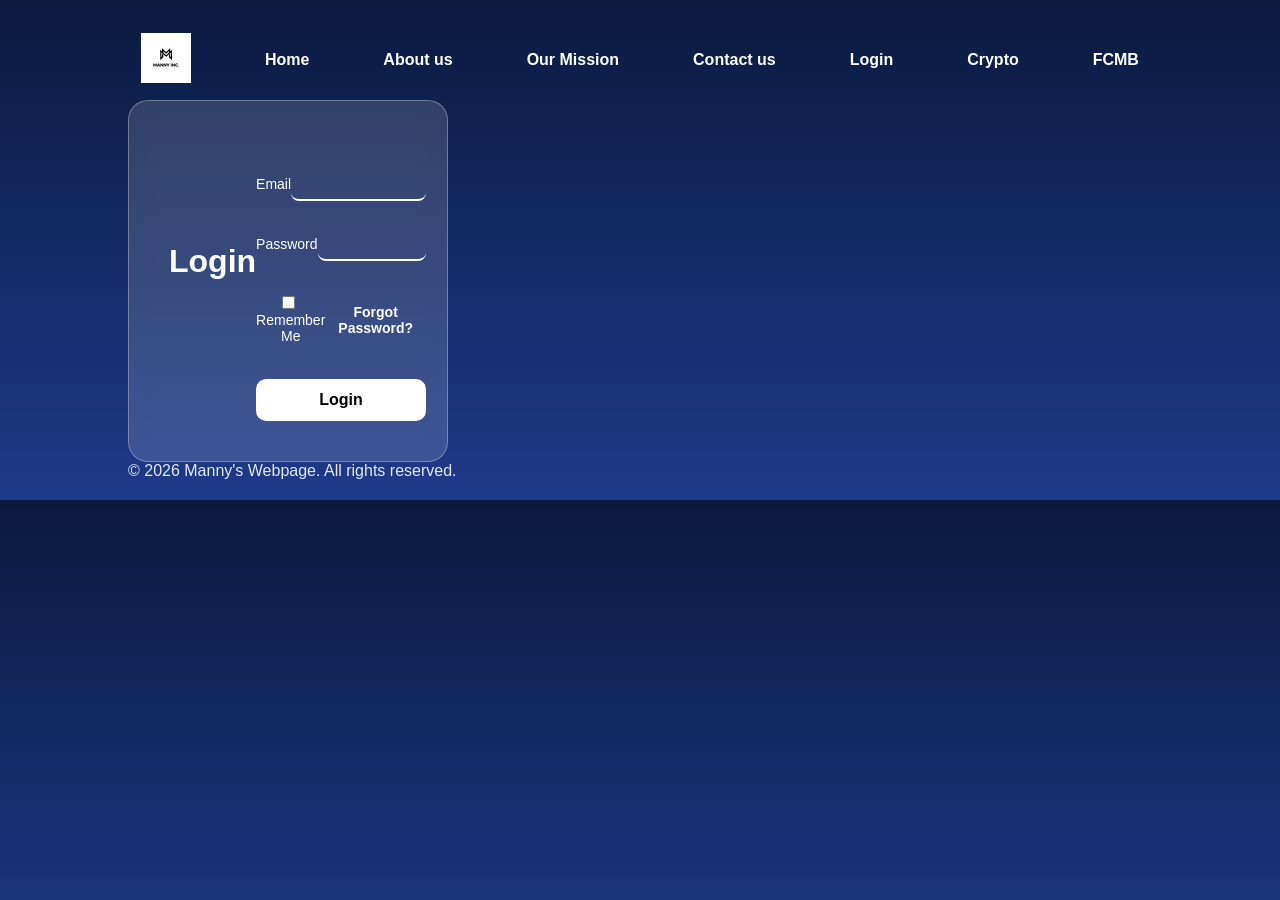
<file: login.html>
<!DOCTYPE html>
<html>
<head>
  <title>Login Page</title>
  <link rel="stylesheet" href="manny.css">
  <link rel="icon" href="favicon.png" type="image/png">
  <style>
    * {
  margin: 0;
  padding: 0;
  box-sizing: border-box;
  font-family: Arial, sans-serif;
}

.bg {
  height: 100vh; /* full screen height */
  background: url('https://images.unsplash.com/photo-1483664852095-6cc687082090') no-repeat center/cover;
  display: flex;
  justify-content: center; /* center horizontally */
  align-items: center; /* center vertically */
}

.login-box {
  width: 320px;
  padding: 40px;
  border-radius: 20px;
  border: 1px solid rgba(255, 255, 255, 0.3);
  background: rgba(255, 255, 255, 0.15);
  backdrop-filter: blur(10px);
  color: white;
  text-align: center;
}

.input-group {
  margin: 30px 0;
  text-align: left;
}

.input-group label {
  font-size: 14px;
  display: block;
  margin-bottom: 5px;
  color: white;
}

.input-group input {
  width: 100%;
  background: transparent;
  border: none;
  border-bottom: 2px solid white;
  outline: none;
  color: white;
  font-size: 16px;
  padding: 5px 0;
}

.input-group input:focus {
  border-bottom: 2px solid #a18cd1; /* purple glow when you click */
}
.login-box h2 {
  text-align: center;
  font-size: 32px;
  margin-bottom: 40px;
}

.options {
  display: flex;
  justify-content: space-between;
  align-items: center;
  margin: 20px 0 30px 0;
  font-size: 14px;
  color: white;
}

.remember input {
  margin-right: 5px;
}

.forgot {
  color: white;
  text-decoration: none;
}

.forgot:hover {
  text-decoration: underline;
  color: #a18cd1;
}

.login-btn {
  width: 100%;
  padding: 12px;
  border: none;
  border-radius: 10px;
  background: white;
  color: black;
  font-size: 16px;
  font-weight: bold;
  cursor: pointer;
}

.login-btn:hover {
  background: rgba(255, 255, 255, 0.8);
}                                 
</style>
</head>

<body>
    <div>
      <a href="index.html">
      <img src="ManNY Inc..png" width="50" class="logo">
      </a>

      <a href="index.html">Home</a>
      <a href="aboutus.html">About us</a>
      <a href="ourmission.html">Our Mission</a>
      <a href="contactus.html">Contact us</a>
      <a href="login.html">Login</a>
      <a href="crypto.html">Crypto</a>
      <a href="fcmb.html">FCMB</a>
    </div>

  <div class="login-box">
  <h2>Login</h2>
  
  <form>
    <div class="input-group">
      <label>Email</label>
      <input type="email" required>
    </div>
    
    <div class="input-group">
      <label>Password</label>
      <input type="password" required>
    </div>

    <div class="options">
      <label class="remember">
        <input type="checkbox"> Remember Me
      </label>
      <a href="#" class="forgot">Forgot Password?</a>
    </div>
    
    <button type="submit" class="login-btn">Login</button>
  </form>
</div>

<footer>
    <p>&copy; 2026 Manny's Webpage. All rights reserved.</p>
</footer>
</body>
</html>
</file>
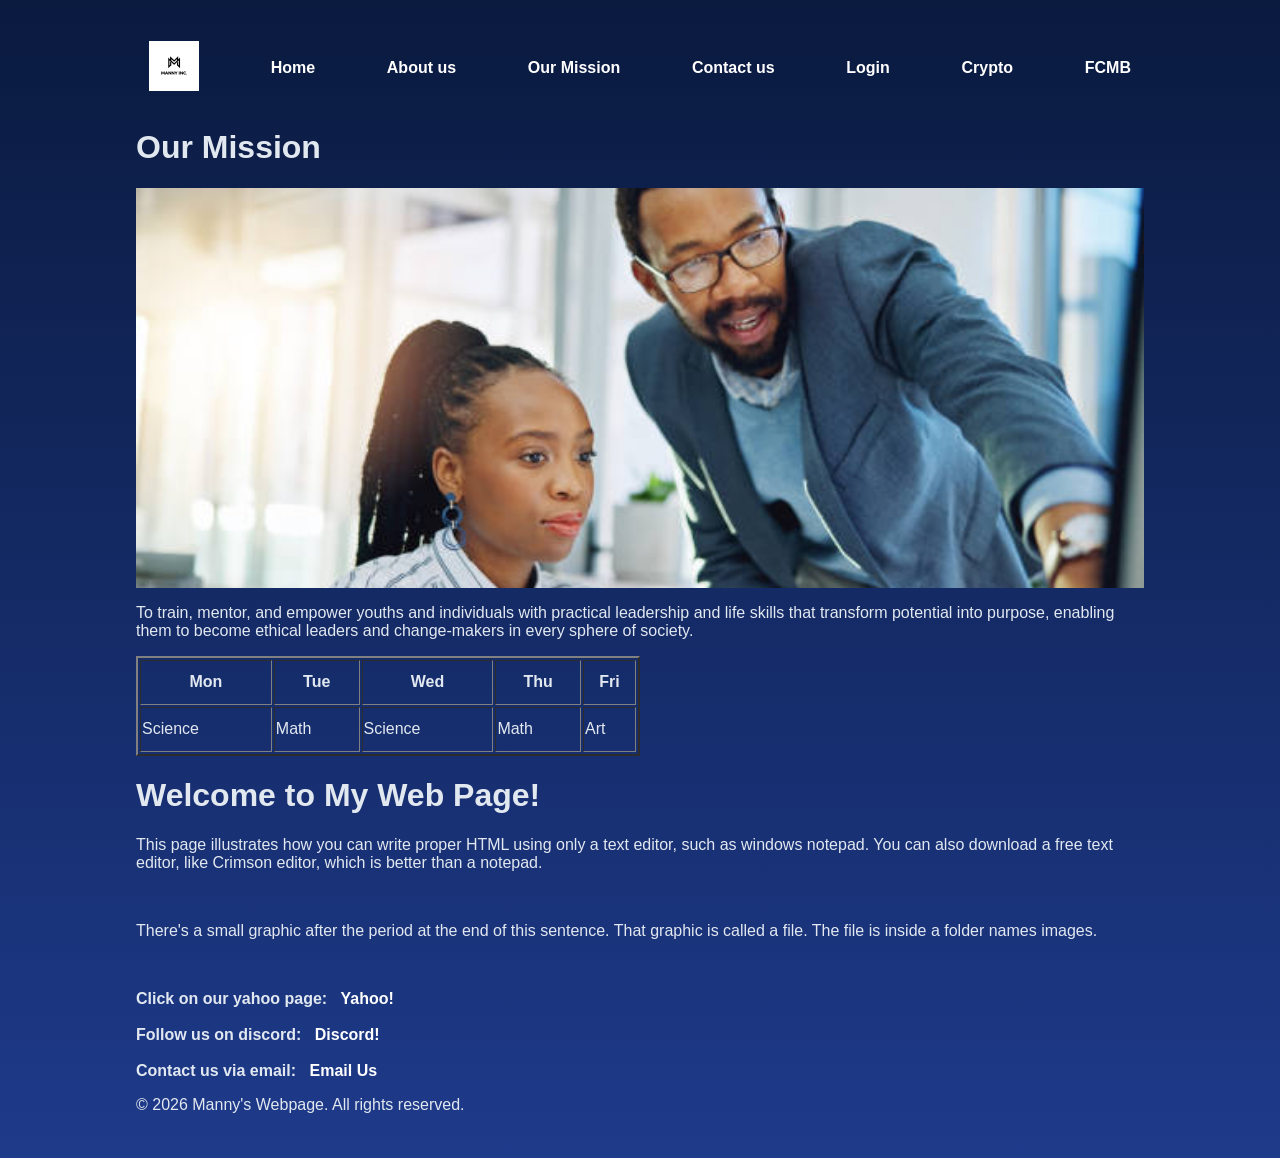
<file: ourmission.html>
<!DOCTYPE html>
<html>

<head>
  <title> Manny Incorporations | Our Misson</title>
  <link rel= "stylesheet" href="manny.css">
  <link rel="icon" href="favicon.png" type="image/png">
</head>

<body>

  <div>
     <a href="index.html">
      <img src="ManNY Inc..png" width="50" class="logo">
     </a>

      <a href="index.html">Home</a>
      <a href="aboutus.html">About us</a>
      <a href="ourmission.html">Our Mission</a>
      <a href="contactus.html">Contact us</a>
      <a href="login.html">Login</a>
      <a href="crypto.html">Crypto</a>
      <a href="fcmb.html">FCMB</a>
  </div>

  <h1> Our Mission </h1>

  <img src="mentorship1.png" alt text=" hero banner width= 100%" class="hero">
  <p> To train, mentor, and empower youths and individuals with practical leadership and life skills that transform potential into purpose, enabling them to become ethical leaders and change-makers in every sphere of society. </p>
  
  <table border="2" width="50%" height="100" >
    <tr>
      <th> Mon </th>
      <th> Tue </th>
      <th> Wed </th>
      <th> Thu </th>
      <th> Fri </th>
      
    </tr>
    
     <tr>
      <td> Science </td>
      <td> Math </td>
      <td> Science </td>
      <td> Math </td>
      <td> Art </td>
    </tr>
      
  </table>


<h1>Welcome to My Web Page!</h1>
    
    <p> This page illustrates how you can write proper HTML using only a text editor, such as windows notepad. You can also download a free text editor, like Crimson editor, which is better than a notepad. </p> <br />
    
    <p> There's a small graphic after the period at the end of this sentence. That graphic is called a file. The file is inside a folder names images. </p> <br />
    
    
    <p class="link-item"> 
      Click on our yahoo page: <a href="https://yahoo.com" class="link yahoo">Yahoo!</a> <br /> <br />
      Follow us on discord: <a href="https://discord.com" class="link discord">Discord!</a> <br /> <br />
      Contact us via email: <a href="mailto: mannylee111@gmail.com? subject=enquiry &body=Hello" class="link email"> Email Us</a>
    </p>

<footer>
    <p>&copy; 2026 Manny's Webpage. All rights reserved.</p>
</footer>
  
</body>

</html>
</file>
<file: manny.css>
body {
    font-family: Arial, Helvetica, sans-serif;
    padding: 20px 10%;
    background: linear-gradient(#0a1a3f, #1e3a8a);
    color: #e2e8f0;
}

ul{display: inline;
    padding: 30px;
}
h1 {
    color: #e2e8f0;
    font-weight: bold;
}

h3 {
    color: #e2e8f0;
}

/* Make nav links sit side by side */
/*ul li {
    display: inline;
    margin-right: 20px;
}*/

ul li a {
    color: #e2e8f0;
    font-weight: bold;
    text-decoration: none;
}

a {
    padding: 8px;
    color: white;
    text-decoration: none;
    margin: 5px;
    font-weight: bold;
}
a:hover {
    background-color: white;
    color: black; 
}
div {
    display: flex;
    justify-content: space-between;
    align-items: center;
}
.hero {
    width: 100%;
    height: 400px;
    object-fit: cover;
    display: block;
}

.logo{
    width: 50px;
    height: 50px;
    
}
.link-item{
    font-size: 16px;
    font-weight: bold;
    margin-bottom: 15px;
}
.link{
    padding: 4px;
    margin: 5px;
    font-weight: bold;
    transition: 0.5s;
}
.card{
    background: rgba(255, 0, 0, 0.5);
    border: 1px solid rgba(255, 255, 255, 0.1);
    border-radius: 16px;
    padding: 40px;
    max-width: 400px;
    backdrop-filter: blur(10px);
    text-align: center;
    line-height: 1.5;
}

.card1{
    background: rgba(0, 255, 0, 0.5);
    border: 1px solid rgba(255, 255, 255, 0.1);
    border-radius: 16px;
    padding: 40px;
    max-width: 400px;
    backdrop-filter: blur(10px);
    text-align: center;
    line-height: 1.5;
}

.card2{
    background: rgba(255, 0, 255, 0.5);
    border: 1px solid rgba(255, 255, 255, 0.1);
    border-radius: 16px;
    padding: 40px;
    max-width: 400px;
    backdrop-filter: blur(10px);
    text-align: center;
}
.card3{
    background: rgba(255, 255, 255, 0.3);
    border: 1px solid rgba(255, 255, 255, 0.1);
    border-radius: 16px;
    padding: 40px;
    max-width: 400px;
    backdrop-filter: blur(10px);
    text-align: center;
}
.header{
    background-color: rgb(255, 0, 0);
    border: 3px solid black; 
    border-radius: 16px;
    box-shadow: 10px 10px 20px rgba(0, 0, 0, 0.5);
    padding: 10px;
}
.cardwrapper{
    display: flex;
    gap: 25px;
    justify-content: center;
    align-items: stretch;
    flex-wrap: wrap;
    padding: 40px 20px;
}
.contactform{
    display: flex;
    flex-direction: column;
    gap: 18px;
    max-width: 900px;
    padding: 25px;
    border: 2px solid black;
    border-radius: 15px;
    background: rgba(255, 255, 255, 0.1);
    backdrop-filter: blur(10px);
}
input, select, textarea{
    border-radius: 8px;
    padding: 8px;
    background: rgba(255, 255, 255, 0.5);
}
.button{
    border: 2px solid black;
}
</file>
